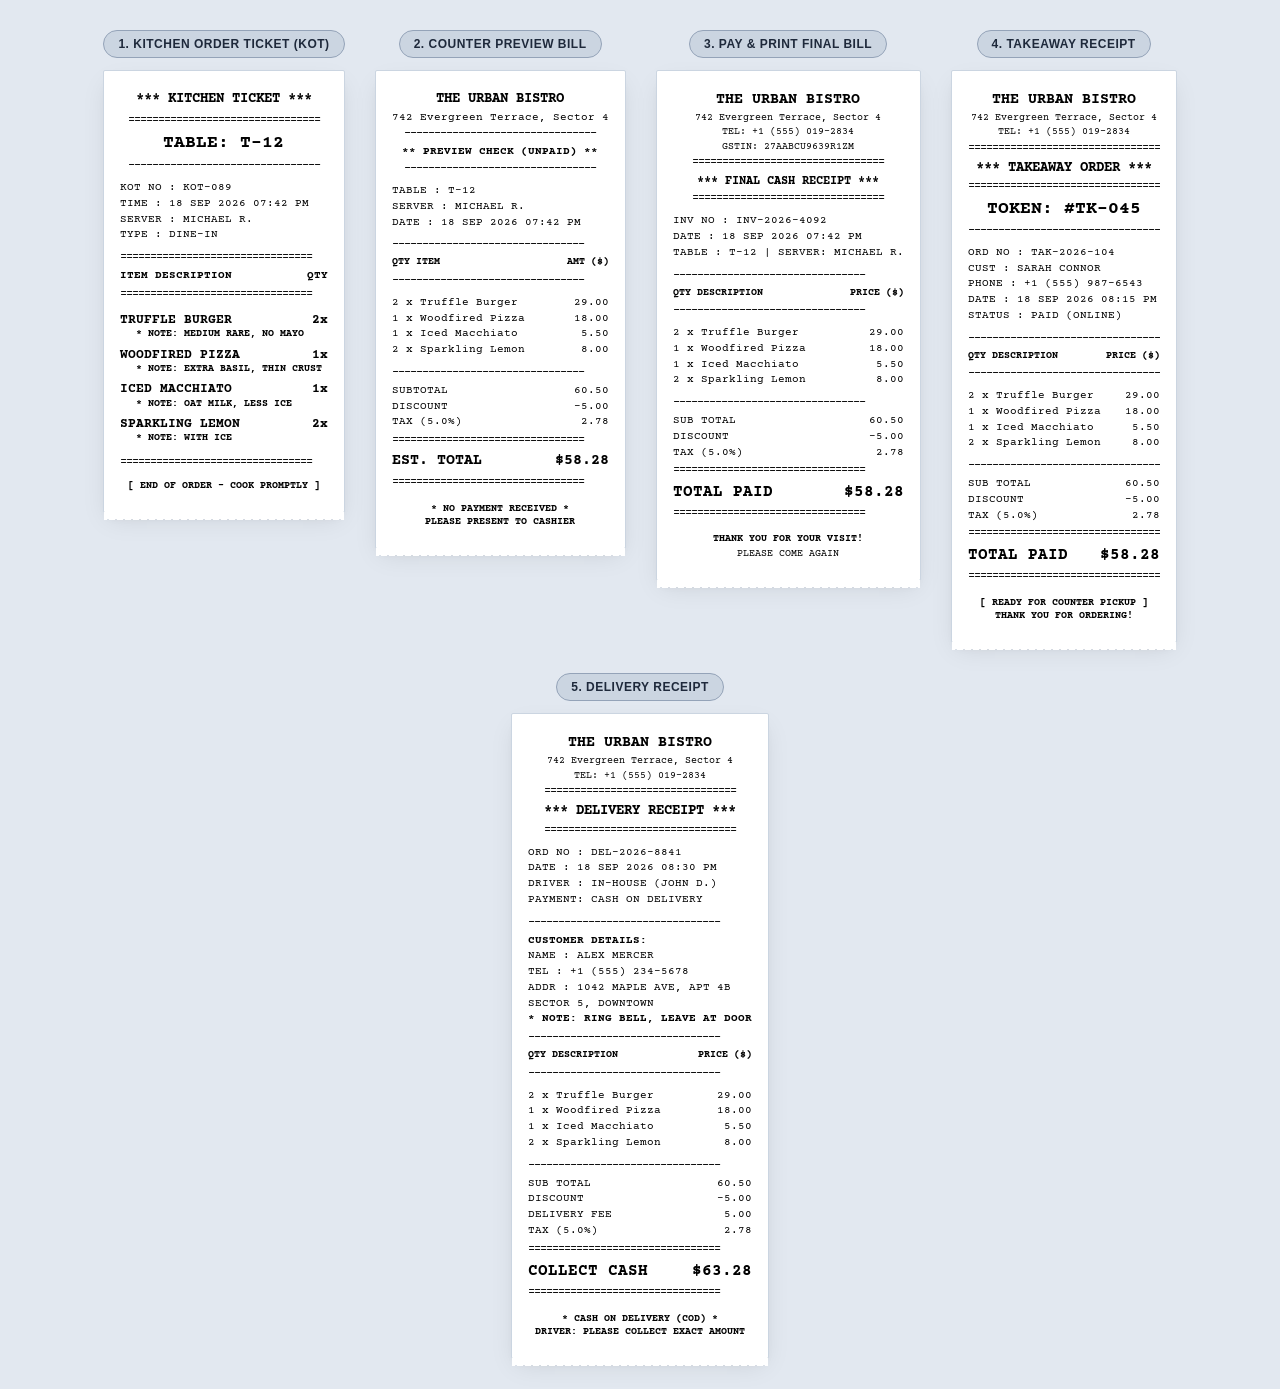
<file: Receipts design.html>
<!DOCTYPE html>
<html lang="en">
<head>
    <meta charset="UTF-8">
    <meta name="viewport" content="width=device-width, initial-scale=1.0">
    <title>Thermal Receipts - Classic Monospace POS (Design #2)</title>
    <link rel="preconnect" href="https://fonts.googleapis.com">
    <link rel="preconnect" href="https://fonts.gstatic.com" crossorigin>
    <link href="https://fonts.googleapis.com/css2?family=Courier+Prime:ital,wght@0,400;0,700;1,400&family=JetBrains+Mono:wght@400;500;600;700&display=swap" rel="stylesheet">
    
    <style>
        :root {
            --receipt-font: 'Courier Prime', 'JetBrains Mono', 'Courier New', monospace;
            --receipt-bg: #ffffff;
            --receipt-text-primary: #000000;
            --receipt-text-muted: #262626;
            --receipt-border: #000000;
        }

        * {
            box-sizing: border-box;
            margin: 0;
            padding: 0;
        }

        body {
            background-color: #e2e8f0;
            font-family: var(--receipt-font);
            padding: 30px 15px;
            display: flex;
            justify-content: center;
            align-items: flex-start;
        }

        .receipts-layout {
            display: flex;
            flex-wrap: wrap;
            gap: 30px;
            justify-content: center;
            align-items: flex-start;
            max-width: 1200px;
            width: 100%;
        }

        /* Thermal Paper Container */
        .receipt-card {
            width: 100%;
            max-width: 320px;
            background-color: var(--receipt-bg);
            color: var(--receipt-text-primary);
            font-family: var(--receipt-font);
            font-size: 12px;
            line-height: 1.25;
            padding: 20px 16px;
            border: 1px solid #cbd5e1;
            border-radius: 2px;
            box-shadow: 0 10px 25px -5px rgba(0, 0, 0, 0.1), 0 8px 10px -6px rgba(0, 0, 0, 0.1);
            position: relative;
            word-wrap: break-word;
            overflow-wrap: break-word;
        }

        /* Paper Serrated Bottom Cut Effect */
        .receipt-card::after {
            content: "";
            position: absolute;
            bottom: -8px;
            left: 0;
            right: 0;
            height: 8px;
            background: linear-gradient(-45deg, transparent 4px, #ffffff 0), linear-gradient(45deg, transparent 4px, #ffffff 0);
            background-repeat: repeat-x;
            background-size: 8px 8px;
        }

        /* Typography & Layout Helpers */
        .text-center { text-align: center; }
        .text-left { text-align: left; }
        .text-right { text-align: right; }
        
        .font-bold { font-weight: 700; }
        .uppercase { text-transform: uppercase; }
        
        .flex-between {
            display: flex;
            justify-content: space-between;
            align-items: baseline;
        }

        .truncate {
            white-space: nowrap;
            overflow: hidden;
            text-overflow: ellipsis;
        }

        .divider-single {
            margin: 4px 0;
            overflow: hidden;
            white-space: nowrap;
            letter-spacing: -1px;
            user-select: none;
        }

        .divider-double {
            margin: 4px 0;
            overflow: hidden;
            white-space: nowrap;
            letter-spacing: -1px;
            user-select: none;
        }

        .spacing-sm > * + * {
            margin-top: 2px;
        }

        .spacing-md > * + * {
            margin-top: 6px;
        }

        /* Barcode Simulation */
        .barcode {
            margin: 10px auto 4px auto;
            height: 32px;
            width: 80%;
            background: repeating-linear-gradient(
                90deg,
                #000 0,
                #000 2px,
                #fff 2px,
                #fff 4px,
                #000 4px,
                #000 7px
            );
        }

        /* Presentation Label Outside Receipt Paper */
        .receipt-column {
            display: flex;
            flex-direction: column;
            align-items: center;
        }

        .presentation-label {
            font-family: -apple-system, BlinkMacSystemFont, "Segoe UI", Roboto, sans-serif;
            font-size: 12px;
            font-weight: 700;
            text-transform: uppercase;
            letter-spacing: 0.5px;
            color: #1e293b;
            background-color: #cbd5e1;
            padding: 6px 14px;
            border-radius: 20px;
            margin-bottom: 12px;
            border: 1px solid #94a3b8;
        }

        /* Thermal Printing Optimizations */
        @media print {
            body {
                background: #ffffff !important;
                padding: 0 !important;
            }

            .receipts-layout {
                display: block !important;
            }

            .presentation-label {
                display: none !important;
            }

            .receipt-card {
                box-shadow: none !important;
                border: none !important;
                width: 80mm !important;
                max-width: 80mm !important;
                padding: 0 !important;
                margin: 0 auto 30px auto !important;
                page-break-after: always;
            }

            .receipt-card::after {
                display: none !important;
            }

            @page {
                margin: 0;
                size: 80mm auto;
            }
        }
    </style>
</head>
<body>

    <div class="receipts-layout">

        <!-- =================================================================
             1. KITCHEN ORDER TICKET (KOT)
             ================================================================= -->
        <div class="receipt-column">
            <div class="presentation-label">1. Kitchen Order Ticket (KOT)</div>
            <article class="receipt-card">
                <div class="text-center">
                    <p class="font-bold uppercase" style="font-size: 14px;">*** KITCHEN TICKET ***</p>
                    <div class="divider-double">================================</div>
                    <p class="font-bold" style="font-size: 18px;">TABLE: T-12</p>
                    <div class="divider-single">--------------------------------</div>
                </div>

                <div class="spacing-sm" style="font-size: 11px; margin: 8px 0;">
                    <p>KOT NO : KOT-089</p>
                    <p>TIME   : 18 SEP 2026 07:42 PM</p>
                    <p>SERVER : MICHAEL R.</p>
                    <p>TYPE   : DINE-IN</p>
                </div>

                <div class="divider-double">================================</div>
                <div class="flex-between font-bold" style="font-size: 11px;">
                    <span>ITEM DESCRIPTION</span>
                    <span>QTY</span>
                </div>
                <div class="divider-double">================================</div>

                <div class="spacing-md" style="margin: 10px 0;">
                    <div>
                        <div class="font-bold flex-between" style="font-size: 13px;">
                            <span>TRUFFLE BURGER</span>
                            <span>2x</span>
                        </div>
                        <div style="padding-left: 16px; font-size: 10px; font-weight: 700;">* NOTE: MEDIUM RARE, NO MAYO</div>
                    </div>

                    <div>
                        <div class="font-bold flex-between" style="font-size: 13px;">
                            <span>WOODFIRED PIZZA</span>
                            <span>1x</span>
                        </div>
                        <div style="padding-left: 16px; font-size: 10px; font-weight: 700;">* NOTE: EXTRA BASIL, THIN CRUST</div>
                    </div>

                    <div>
                        <div class="font-bold flex-between" style="font-size: 13px;">
                            <span>ICED MACCHIATO</span>
                            <span>1x</span>
                        </div>
                        <div style="padding-left: 16px; font-size: 10px; font-weight: 700;">* NOTE: OAT MILK, LESS ICE</div>
                    </div>

                    <div>
                        <div class="font-bold flex-between" style="font-size: 13px;">
                            <span>SPARKLING LEMON</span>
                            <span>2x</span>
                        </div>
                        <div style="padding-left: 16px; font-size: 10px; font-weight: 700;">* NOTE: WITH ICE</div>
                    </div>
                </div>

                <div class="divider-double">================================</div>
                <div class="text-center font-bold" style="font-size: 10px; margin-top: 10px;">
                    [ END OF ORDER - COOK PROMPTLY ]
                </div>
            </article>
        </div>


        <!-- =================================================================
             2. COUNTER PREVIEW BILL (UNPAID ESTIMATE)
             ================================================================= -->
        <div class="receipt-column">
            <div class="presentation-label">2. Counter Preview Bill</div>
            <article class="receipt-card">
                <div class="text-center spacing-sm">
                    <p class="font-bold uppercase" style="font-size: 14px;">THE URBAN BISTRO</p>
                    <p style="font-size: 11px;">742 Evergreen Terrace, Sector 4</p>
                    <div class="divider-single">--------------------------------</div>
                    <p class="font-bold" style="font-size: 11px;">** PREVIEW CHECK (UNPAID) **</p>
                    <div class="divider-single">--------------------------------</div>
                </div>

                <div class="spacing-sm" style="font-size: 11px; margin: 8px 0;">
                    <p>TABLE  : T-12</p>
                    <p>SERVER : MICHAEL R.</p>
                    <p>DATE   : 18 SEP 2026 07:42 PM</p>
                </div>

                <div class="divider-single">--------------------------------</div>
                <div class="flex-between font-bold" style="font-size: 10px;">
                    <span>QTY ITEM</span>
                    <span>AMT ($)</span>
                </div>
                <div class="divider-single">--------------------------------</div>

                <div class="spacing-sm" style="font-size: 11px; margin: 8px 0;">
                    <div class="flex-between">
                        <span class="truncate">2 x Truffle Burger</span>
                        <span>29.00</span>
                    </div>
                    <div class="flex-between">
                        <span class="truncate">1 x Woodfired Pizza</span>
                        <span>18.00</span>
                    </div>
                    <div class="flex-between">
                        <span class="truncate">1 x Iced Macchiato</span>
                        <span>5.50</span>
                    </div>
                    <div class="flex-between">
                        <span class="truncate">2 x Sparkling Lemon</span>
                        <span>8.00</span>
                    </div>
                </div>

                <div class="divider-single">--------------------------------</div>
                <div class="spacing-sm" style="font-size: 11px;">
                    <div class="flex-between"><span>SUBTOTAL</span><span>60.50</span></div>
                    <div class="flex-between"><span>DISCOUNT</span><span>-5.00</span></div>
                    <div class="flex-between"><span>TAX (5.0%)</span><span>2.78</span></div>
                </div>

                <div class="divider-double">================================</div>
                <div class="flex-between font-bold" style="font-size: 15px; margin: 4px 0;">
                    <span>EST. TOTAL</span>
                    <span>$58.28</span>
                </div>
                <div class="divider-double">================================</div>

                <div class="text-center font-bold" style="font-size: 10px; margin-top: 12px; line-height: 1.3;">
                    * NO PAYMENT RECEIVED *<br>PLEASE PRESENT TO CASHIER
                </div>
            </article>
        </div>


        <!-- =================================================================
             3. PAY & PRINT FINAL BILL (PAID RECEIPT)
             ================================================================= -->
        <div class="receipt-column">
            <div class="presentation-label">3. Pay & Print Final Bill</div>
            <article class="receipt-card">
                <div class="text-center spacing-sm">
                    <p class="font-bold uppercase" style="font-size: 15px;">THE URBAN BISTRO</p>
                    <p style="font-size: 10px;">742 Evergreen Terrace, Sector 4</p>
                    <p style="font-size: 10px;">TEL: +1 (555) 019-2834</p>
                    <p style="font-size: 10px;">GSTIN: 27AABCU9639R1ZM</p>
                    <div class="divider-double">================================</div>
                    <p class="font-bold" style="font-size: 12px;">*** FINAL CASH RECEIPT ***</p>
                    <div class="divider-double">================================</div>
                </div>

                <div class="spacing-sm" style="font-size: 11px; margin: 8px 0;">
                    <p>INV NO : INV-2026-4092</p>
                    <p>DATE   : 18 SEP 2026 07:42 PM</p>
                    <p>TABLE  : T-12 | SERVER: MICHAEL R.</p>
                </div>

                <div class="divider-single">--------------------------------</div>
                <div class="flex-between font-bold" style="font-size: 10px;">
                    <span>QTY DESCRIPTION</span>
                    <span>PRICE ($)</span>
                </div>
                <div class="divider-single">--------------------------------</div>

                <div class="spacing-sm" style="font-size: 11px; margin: 8px 0;">
                    <div class="flex-between">
                        <span>2 x Truffle Burger</span>
                        <span>29.00</span>
                    </div>
                    <div class="flex-between">
                        <span>1 x Woodfired Pizza</span>
                        <span>18.00</span>
                    </div>
                    <div class="flex-between">
                        <span>1 x Iced Macchiato</span>
                        <span>5.50</span>
                    </div>
                    <div class="flex-between">
                        <span>2 x Sparkling Lemon</span>
                        <span>8.00</span>
                    </div>
                </div>

                <div class="divider-single">--------------------------------</div>
                <div class="spacing-sm" style="font-size: 11px;">
                    <div class="flex-between"><span>SUB TOTAL</span><span>60.50</span></div>
                    <div class="flex-between"><span>DISCOUNT</span><span>-5.00</span></div>
                    <div class="flex-between"><span>TAX (5.0%)</span><span>2.78</span></div>
                </div>

                <div class="divider-double">================================</div>
                <div class="flex-between font-bold" style="font-size: 16px; margin: 4px 0;">
                    <span>TOTAL PAID</span>
                    <span>$58.28</span>
                </div>
                <div class="divider-double">================================</div>

                <div class="text-center spacing-sm" style="font-size: 10px; margin-top: 12px;">
                    <p class="font-bold">THANK YOU FOR YOUR VISIT!</p>
                    <p>PLEASE COME AGAIN</p>
                </div>
            </article>
        </div>


        <!-- =================================================================
             4. TAKEAWAY RECEIPT (PICKUP ORDER)
             ================================================================= -->
        <div class="receipt-column">
            <div class="presentation-label">4. Takeaway Receipt</div>
            <article class="receipt-card">
                <div class="text-center spacing-sm">
                    <p class="font-bold uppercase" style="font-size: 15px;">THE URBAN BISTRO</p>
                    <p style="font-size: 10px;">742 Evergreen Terrace, Sector 4</p>
                    <p style="font-size: 10px;">TEL: +1 (555) 019-2834</p>
                    <div class="divider-double">================================</div>
                    <p class="font-bold uppercase" style="font-size: 14px;">*** TAKEAWAY ORDER ***</p>
                    <div class="divider-double">================================</div>
                    <p class="font-bold" style="font-size: 18px;">TOKEN: #TK-045</p>
                    <div class="divider-single">--------------------------------</div>
                </div>

                <div class="spacing-sm" style="font-size: 11px; margin: 8px 0;">
                    <p>ORD NO : TAK-2026-104</p>
                    <p>CUST   : SARAH CONNOR</p>
                    <p>PHONE  : +1 (555) 987-6543</p>
                    <p>DATE   : 18 SEP 2026 08:15 PM</p>
                    <p>STATUS : PAID (ONLINE)</p>
                </div>

                <div class="divider-single">--------------------------------</div>
                <div class="flex-between font-bold" style="font-size: 10px;">
                    <span>QTY DESCRIPTION</span>
                    <span>PRICE ($)</span>
                </div>
                <div class="divider-single">--------------------------------</div>

                <div class="spacing-sm" style="font-size: 11px; margin: 8px 0;">
                    <div class="flex-between">
                        <span>2 x Truffle Burger</span>
                        <span>29.00</span>
                    </div>
                    <div class="flex-between">
                        <span>1 x Woodfired Pizza</span>
                        <span>18.00</span>
                    </div>
                    <div class="flex-between">
                        <span>1 x Iced Macchiato</span>
                        <span>5.50</span>
                    </div>
                    <div class="flex-between">
                        <span>2 x Sparkling Lemon</span>
                        <span>8.00</span>
                    </div>
                </div>

                <div class="divider-single">--------------------------------</div>
                <div class="spacing-sm" style="font-size: 11px;">
                    <div class="flex-between"><span>SUB TOTAL</span><span>60.50</span></div>
                    <div class="flex-between"><span>DISCOUNT</span><span>-5.00</span></div>
                    <div class="flex-between"><span>TAX (5.0%)</span><span>2.78</span></div>
                </div>

                <div class="divider-double">================================</div>
                <div class="flex-between font-bold" style="font-size: 16px; margin: 4px 0;">
                    <span>TOTAL PAID</span>
                    <span>$58.28</span>
                </div>
                <div class="divider-double">================================</div>

                <div class="text-center font-bold" style="font-size: 10px; margin-top: 12px; line-height: 1.3;">
                    [ READY FOR COUNTER PICKUP ]<br>THANK YOU FOR ORDERING!
                </div>
            </article>
        </div>


        <!-- =================================================================
             5. DELIVERY RECEIPT (RIDER & CUSTOMER COPY)
             ================================================================= -->
        <div class="receipt-column">
            <div class="presentation-label">5. Delivery Receipt</div>
            <article class="receipt-card">
                <div class="text-center spacing-sm">
                    <p class="font-bold uppercase" style="font-size: 15px;">THE URBAN BISTRO</p>
                    <p style="font-size: 10px;">742 Evergreen Terrace, Sector 4</p>
                    <p style="font-size: 10px;">TEL: +1 (555) 019-2834</p>
                    <div class="divider-double">================================</div>
                    <p class="font-bold uppercase" style="font-size: 14px;">*** DELIVERY RECEIPT ***</p>
                    <div class="divider-double">================================</div>
                </div>

                <div class="spacing-sm" style="font-size: 11px; margin: 8px 0;">
                    <p>ORD NO : DEL-2026-8841</p>
                    <p>DATE   : 18 SEP 2026 08:30 PM</p>
                    <p>DRIVER : IN-HOUSE (JOHN D.)</p>
                    <p>PAYMENT: CASH ON DELIVERY</p>
                </div>

                <div class="divider-single">--------------------------------</div>
                <div class="spacing-sm" style="font-size: 11px;">
                    <p class="font-bold">CUSTOMER DETAILS:</p>
                    <p>NAME : ALEX MERCER</p>
                    <p>TEL  : +1 (555) 234-5678</p>
                    <p>ADDR : 1042 MAPLE AVE, APT 4B</p>
                    <p>       SECTOR 5, DOWNTOWN</p>
                    <p class="font-bold" style="margin-top: 2px;">* NOTE: RING BELL, LEAVE AT DOOR</p>
                </div>

                <div class="divider-single">--------------------------------</div>
                <div class="flex-between font-bold" style="font-size: 10px;">
                    <span>QTY DESCRIPTION</span>
                    <span>PRICE ($)</span>
                </div>
                <div class="divider-single">--------------------------------</div>

                <div class="spacing-sm" style="font-size: 11px; margin: 8px 0;">
                    <div class="flex-between">
                        <span>2 x Truffle Burger</span>
                        <span>29.00</span>
                    </div>
                    <div class="flex-between">
                        <span>1 x Woodfired Pizza</span>
                        <span>18.00</span>
                    </div>
                    <div class="flex-between">
                        <span>1 x Iced Macchiato</span>
                        <span>5.50</span>
                    </div>
                    <div class="flex-between">
                        <span>2 x Sparkling Lemon</span>
                        <span>8.00</span>
                    </div>
                </div>

                <div class="divider-single">--------------------------------</div>
                <div class="spacing-sm" style="font-size: 11px;">
                    <div class="flex-between"><span>SUB TOTAL</span><span>60.50</span></div>
                    <div class="flex-between"><span>DISCOUNT</span><span>-5.00</span></div>
                    <div class="flex-between"><span>DELIVERY FEE</span><span>5.00</span></div>
                    <div class="flex-between"><span>TAX (5.0%)</span><span>2.78</span></div>
                </div>

                <div class="divider-double">================================</div>
                <div class="flex-between font-bold" style="font-size: 16px; margin: 4px 0;">
                    <span>COLLECT CASH</span>
                    <span>$63.28</span>
                </div>
                <div class="divider-double">================================</div>

                <div class="text-center font-bold" style="font-size: 10px; margin-top: 12px; line-height: 1.3;">
                    * CASH ON DELIVERY (COD) *<br>DRIVER: PLEASE COLLECT EXACT AMOUNT
                </div>
            </article>
        </div>

    </div>

</body>
</html>
</file>
